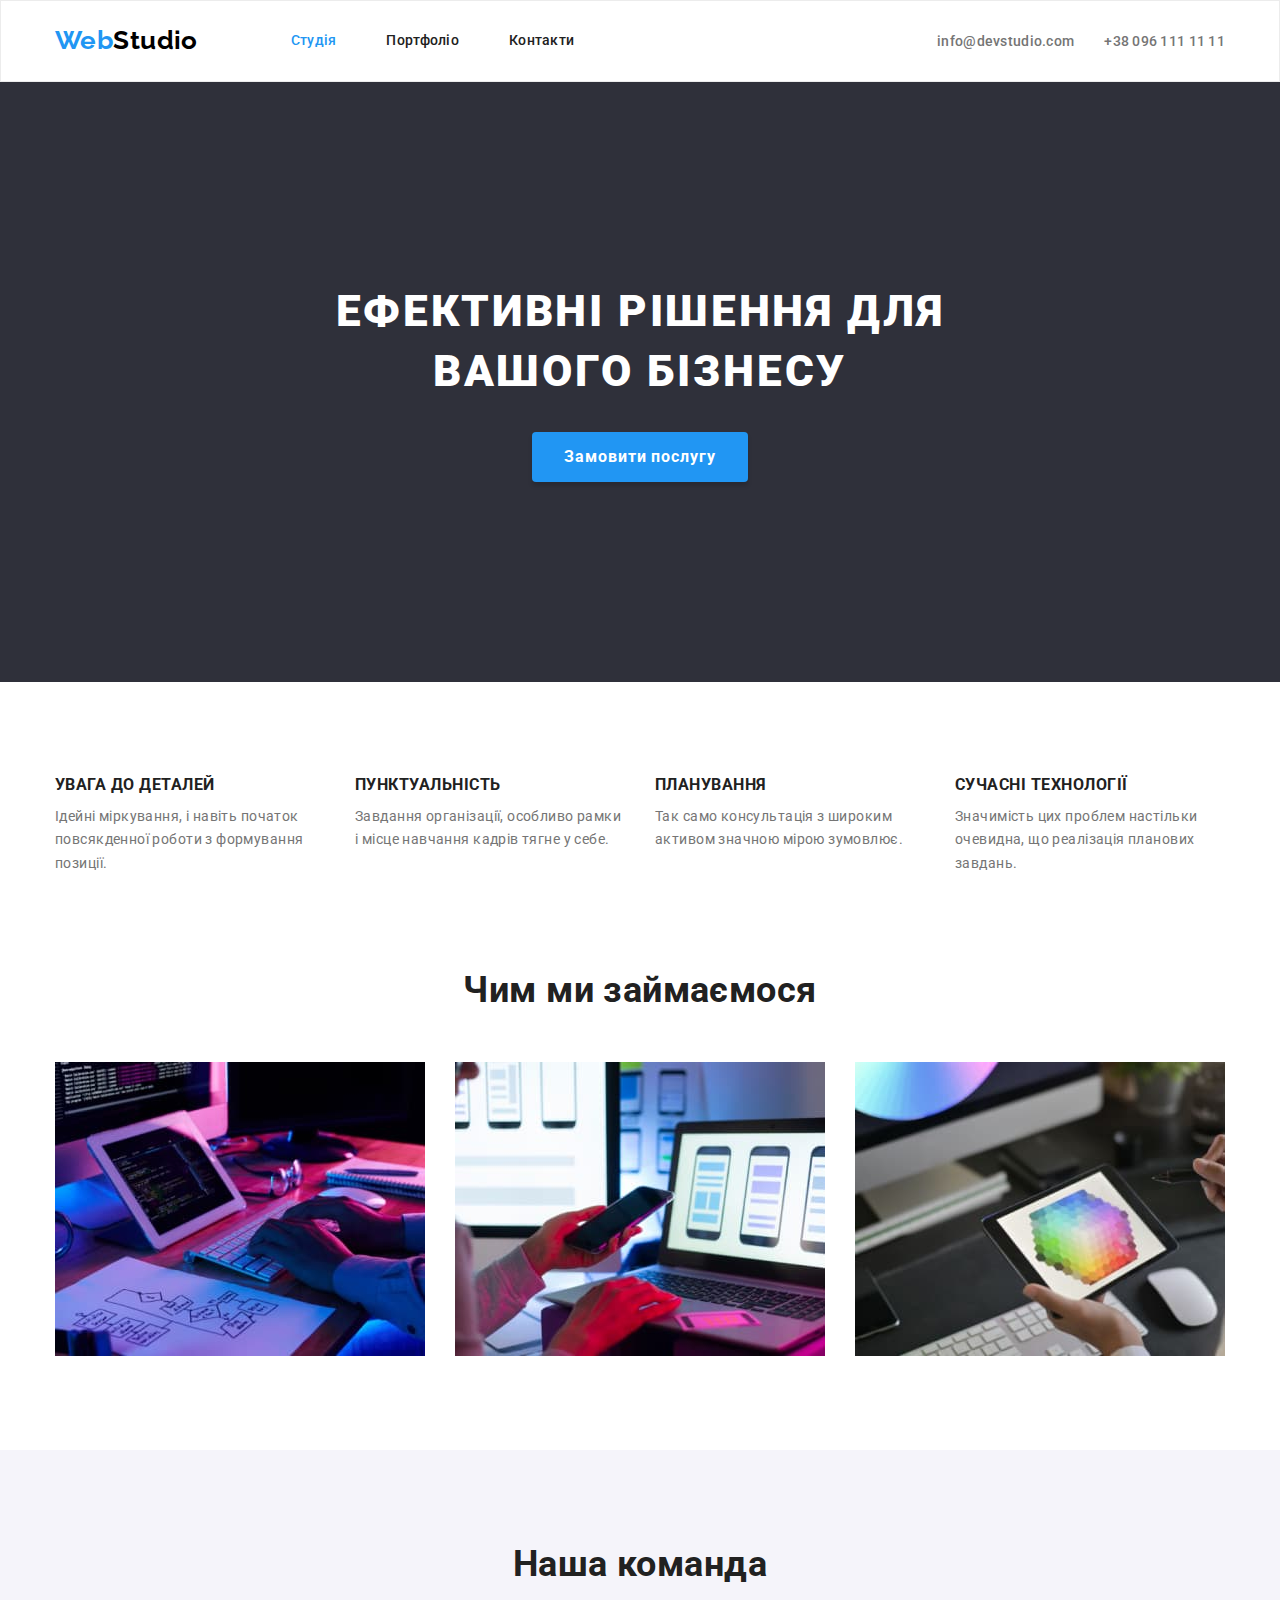
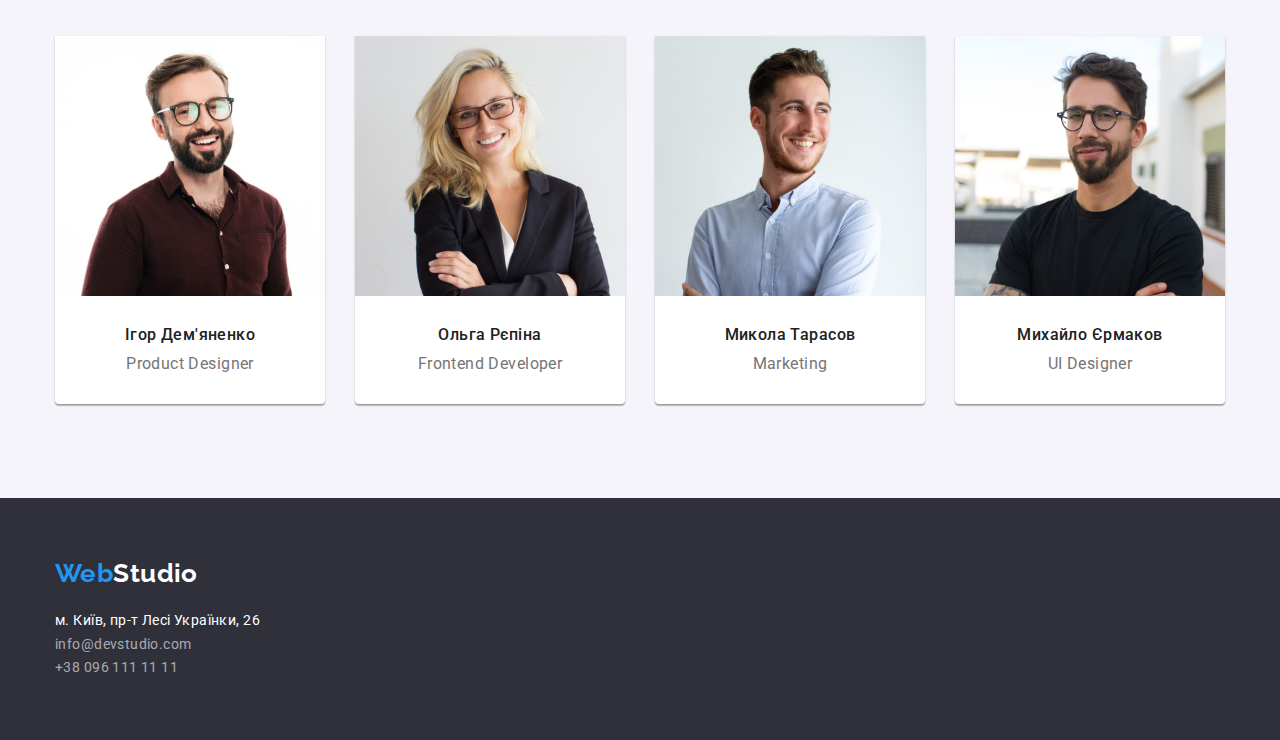
<file: index.html>
<!DOCTYPE html>
<html lang="uk">
  <head>
    <meta charset="UTF-8" />
    <meta http-equiv="X-UA-Compatible" content="IE=edge" />
    <meta name="viewport" content="width=device-width, initial-scale=1.0" />
    <title>Document</title>
    <link rel="preconnect" href="https://fonts.googleapis.com" />
    <link rel="preconnect" href="https://fonts.gstatic.com" crossorigin />
    <link
      href="https://fonts.googleapis.com/css2?family=Oleo+Script&family=Raleway:wght@700&family=Roboto:wght@400;500;700;900&display=swap"
      rel="stylesheet"
    />
    <link
      rel="stylesheet"
      href="https://cdnjs.cloudflare.com/ajax/libs/modern-normalize/1.1.0/modern-normalize.min.css"
    />
    <link rel="stylesheet" href="./css/main.css" />
  </head>
  <body class="page">
    <!--Шапка сайту-->
    <header class="page-header">
      <div class="container display-header">
        <nav class="header-nav">
          <a href="./index.html" class="header-logo"
            ><span class="accent">Web</span>Studio</a
          >

          <ul class="site-nav list">
            <li class="item">
              <a href="./index.html" class="link current">Студія</a>
            </li>
            <li class="item">
              <a href="./portfolio.html" class="link">Портфоліо</a>
            </li>
            <li class="item"><a href="" class="link">Контакти</a></li>
          </ul>
        </nav>

        <ul class="contacts-nav list">
          <li class="item">
            <a href="mailto:info@devstudio.com" class="contacts-link"
              >info@devstudio.com</a
            >
          </li>
          <li class="item">
            <a href="tel:+380961111111" class="contacts-link"
              >+38 096 111 11 11</a
            >
          </li>
        </ul>
      </div>
    </header>

    <!--Основний контент-->
    <main>
      <!--Головний герой-->
      <section class="section title">
        <div class="container container-title">
          <h1 class="title-header">Ефективні рішення для вашого бізнесу</h1>
          <ul class="list">
            <li>
              <button type="button" class="button-title">
                Замовити послугу
              </button>
            </li>
          </ul>
        </div>
      </section>

      <!--Ocoбливості-->
      <section class="section">
        <div class="container">
          <h2 class="primary-title">Ocoбливості</h2>
          <ul class="features-list list">
            <li class="item">
              <h3 class="features-title">Увага до деталей</h3>
              <p class="features-paragraph">
                Ідейні міркування, і навіть початок повсякденної роботи з
                формування позиції.
              </p>
            </li>
            <li class="item">
              <h3 class="features-title">Пунктуальність</h3>
              <p class="features-paragraph">
                Завдання організації, особливо рамки і місце навчання кадрів
                тягне у себе.
              </p>
            </li>
            <li class="item">
              <h3 class="features-title">Планування</h3>
              <p class="features-paragraph">
                Так само консультація з широким активом значною мірою зумовлює.
              </p>
            </li>
            <li class="item">
              <h3 class="features-title">Сучасні технології</h3>
              <p class="features-paragraph">
                Значимість цих проблем настільки очевидна, що реалізація
                планових завдань.
              </p>
            </li>
          </ul>
        </div>
      </section>
      <!--Чим ми займаємося-->
      <section class="section no-padding">
        <div class="container works">
          <h2 class="works-title">Чим ми займаємося</h2>
          <ul class="works-list">
            <li class="works-images list">
              <img
                src="./images/img_1.jpg"
                alt="людина друкує код на планшеті"
                width="370"
              />
            </li>
            <li class="works-images list">
              <img
                src="./images/image_2.jpg"
                alt="людина створює дизайн смартфона"
                width="370"
              />
            </li>
            <li class="works-images list">
              <img
                src="./images/image_3.jpg"
                alt="людина підбирає колір на планшеті"
                width="370"
              />
            </li>
          </ul>
        </div>
      </section>
      <section class="section team">
        <div class="container">
          <h2 class="works-title">Наша команда</h2>
          <ul class="team-index list">
            <li class="item">
              <img
                src="./images/img_Igor.jpg"
                alt="Ігор Дем'яненко"
                width="270"
              />
              <div class="team-description">
                <h3 class="team-title">Ігор Дем'яненко</h3>
                <p class="team-paragraph">Product Designer</p>
              </div>
            </li>
            <li class="item">
              <img src="./images/img_Olga.jpg" alt="Ольга Рєпіна" width="270" />
              <div class="team-description">
                <h3 class="team-title">Ольга Рєпіна</h3>
                <p class="team-paragraph">Frontend Developer</p>
              </div>
            </li>
            <li class="item">
              <img
                src="./images/img_Mykola.jpg"
                alt="Микола Тарасов"
                width="270"
              />
              <div class="team-description">
                <h3 class="team-title">Микола Тарасов</h3>
                <p class="team-paragraph">Marketing</p>
              </div>
            </li>
            <li class="item">
              <img
                src="./images/img_Mykhailo.jpg"
                alt="Михайло Єрмаков"
                width="270"
              />
              <div class="team-description">
                <h3 class="team-title">Михайло Єрмаков</h3>
                <p class="team-paragraph">UI Designer</p>
              </div>
            </li>
          </ul>
        </div>
      </section>
    </main>

    <!--Футер-->
    <footer class="footer">
      <div class="container">
        <p class="footer-logo">
          <a href="./index.html"> <span class="accent">Web</span>Studio </a>
        </p>

        <address>
          <ul class="address list">
            <li>
              <a href="" class="address-hyperlink"
                >м. Київ, пр-т Лесі Українки, 26</a
              >
            </li>
            <li>
              <a href="mailto:info@devstudio.com" class="address-link"
                >info@devstudio.com</a
              >
            </li>
            <li>
              <a href="tel:+380961111111" class="address-link"
                >+38 096 111 11 11</a
              >
            </li>
          </ul>
        </address>
      </div>
    </footer>
  </body>
</html>
</file>
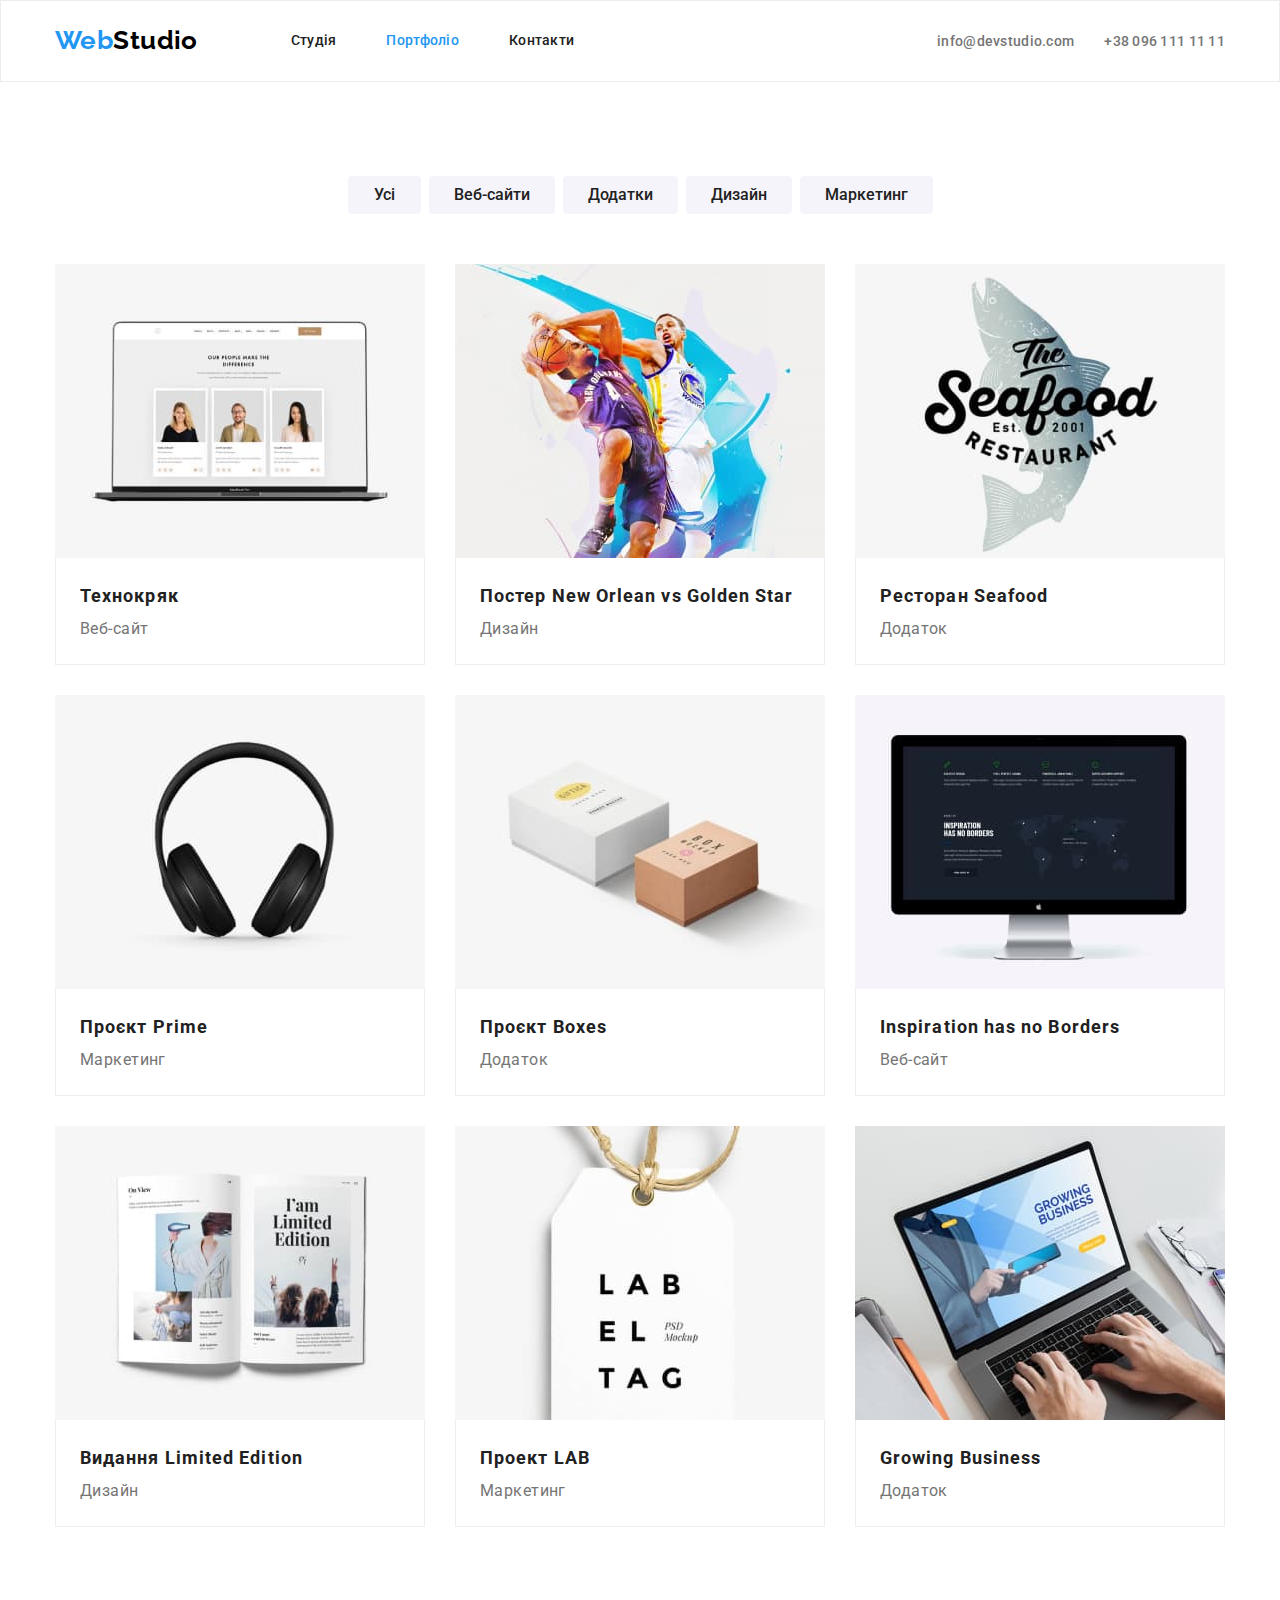
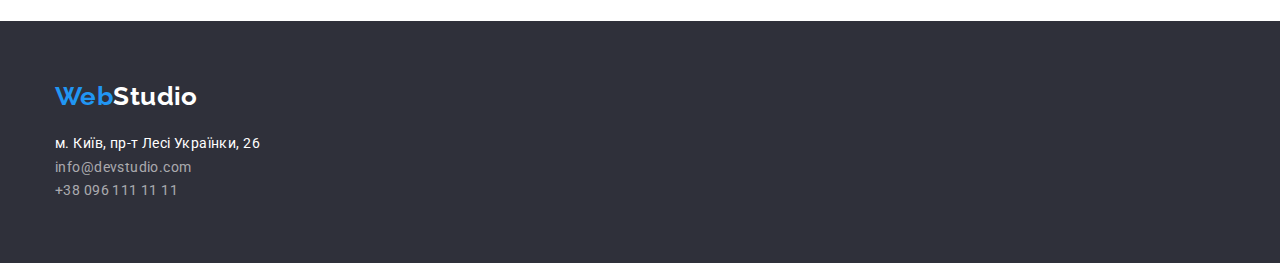
<file: portfolio.html>
<!DOCTYPE html>
<html lang="uk">
  <head>
    <meta charset="UTF-8" />
    <meta http-equiv="X-UA-Compatible" content="IE=edge" />
    <meta name="viewport" content="width=device-width, initial-scale=1.0" />
    <title>Document</title>
    <link rel="preconnect" href="https://fonts.googleapis.com" />
    <link rel="preconnect" href="https://fonts.gstatic.com" crossorigin />
    <link
      href="https://fonts.googleapis.com/css2?family=Oleo+Script&family=Raleway:wght@700&family=Roboto:wght@400;500;700;900&display=swap"
      rel="stylesheet"
    />
    <link
      rel="stylesheet"
      href="https://cdnjs.cloudflare.com/ajax/libs/modern-normalize/1.1.0/modern-normalize.min.css"
    />
    <link rel="stylesheet" href="./css/main.css" />
  </head>
  <body class="page">
    <!--Шапка сайту-->
    <header class="page-header">
      <div class="container display-header">
        <nav class="header-nav">
          <a href="./index.html" class="header-logo"
            ><span class="accent">Web</span>Studio</a
          >

          <ul class="site-nav list">
            <li class="item">
              <a href="./index.html" class="link">Студія</a>
            </li>
            <li class="item">
              <a href="./portfolio.html" class="link current">Портфоліо</a>
            </li>
            <li class="item"><a href="" class="link">Контакти</a></li>
          </ul>
        </nav>

        <ul class="contacts-nav list">
          <li class="item">
            <a href="mailto:info@devstudio.com" class="contacts-link"
              >info@devstudio.com</a
            >
          </li>
          <li class="item">
            <a href="tel:+380961111111" class="contacts-link"
              >+38 096 111 11 11</a
            >
          </li>
        </ul>
      </div>
    </header>
    <!--Портфоліо-->
    <main class="main">
      <div class="container">
        <section class="section">
          <h1 class="primary-title">Портфоліо</h1>
          <ul class="buttons list">
            <li class="buttons-list">
              <button type="button" class="button-item item">Усі</button>
            </li>
            <li class="buttons-list">
              <button type="button" class="button-item item">Веб-сайти</button>
            </li>
            <li class="buttons-list">
              <button type="button" class="button-item item">Додатки</button>
            </li>
            <li class="buttons-list">
              <button type="button" class="button-item">Дизайн</button>
            </li>
            <li class="buttons-list">
              <button type="button" class="button-item">Маркетинг</button>
            </li>
          </ul>
          <ul class="portfolio list">
            <li class="portfolio-item">
              <a href=""
                ><img
                  src="./images/Portfolio/img.jpg"
                  alt="Технокряк"
                  width="370"
              /></a>
              <div class="portfolio-description">
                <h2 class="portfolio-title">Технокряк</h2>
                <p class="portfolio-paragraph">Веб-сайт</p>
              </div>
            </li>
            <li class="portfolio-item">
              <a href=""
                ><img
                  src="./images/Portfolio/img-1.jpg"
                  alt="Постер New Orlean vs Golden Star"
                  width="370"
              /></a>
              <div class="portfolio-description">
                <h2 class="portfolio-title">
                  Постер New Orlean vs Golden Star
                </h2>
                <p class="portfolio-paragraph">Дизайн</p>
              </div>
            </li>
            <li class="portfolio-item">
              <a href=""
                ><img
                  src="./images/Portfolio/img-2.jpg"
                  alt="Ресторан Seafood"
                  width="370"
              /></a>
              <div class="portfolio-description">
                <h2 class="portfolio-title">Ресторан Seafood</h2>
                <p class="portfolio-paragraph">Додаток</p>
              </div>
            </li>
            <li class="portfolio-item">
              <a href=""
                ><img
                  src="./images/Portfolio/img-3.jpg"
                  alt="Проєкт Prime"
                  width="370"
              /></a>
              <div class="portfolio-description">
                <h2 class="portfolio-title">Проєкт Prime</h2>
                <p class="portfolio-paragraph">Маркетинг</p>
              </div>
            </li>
            <li class="portfolio-item">
              <a href=""
                ><img
                  src="./images/Portfolio/img-4.jpg"
                  alt="Проєкт Boxes"
                  width="370"
              /></a>
              <div class="portfolio-description">
                <h2 class="portfolio-title">Проєкт Boxes</h2>
                <p class="portfolio-paragraph">Додаток</p>
              </div>
            </li>
            <li class="portfolio-item">
              <a href=""
                ><img
                  src="./images/Portfolio/img-5.jpg"
                  alt="Inspiration has no Borders"
                  width="370"
              /></a>
              <div class="portfolio-description">
                <h2 class="portfolio-title">Inspiration has no Borders</h2>
                <p class="portfolio-paragraph">Веб-сайт</p>
              </div>
            </li>
            <li class="portfolio-item">
              <a href=""
                ><img
                  src="./images/Portfolio/img-6.jpg"
                  alt="Видання Limited Edition"
                  width="370"
              /></a>
              <div class="portfolio-description">
                <h2 class="portfolio-title">Видання Limited Edition</h2>
                <p class="portfolio-paragraph">Дизайн</p>
              </div>
            </li>
            <li class="portfolio-item">
              <a href=""
                ><img
                  src="./images/Portfolio/img-7.jpg"
                  alt="Проект LAB"
                  width="370"
              /></a>
              <div class="portfolio-description">
                <h2 class="portfolio-title">Проект LAB</h2>
                <p class="portfolio-paragraph">Маркетинг</p>
              </div>
            </li>
            <li class="portfolio-item">
              <a href=""
                ><img
                  src="./images/Portfolio/img-8.jpg"
                  alt="Growing Business"
                  width="370"
              /></a>
              <div class="portfolio-description">
                <h2 class="portfolio-title">Growing Business</h2>
                <p class="portfolio-paragraph">Додаток</p>
              </div>
            </li>
          </ul>
        </section>
      </div>
    </main>
    <!--Футер-->
    <footer class="footer">
      <div class="container">
        <p class="footer-logo">
          <a href="./index.html"> <span class="accent">Web</span>Studio </a>
        </p>

        <address>
          <ul class="address list">
            <li>
              <a href="" class="address-hyperlink"
                >м. Київ, пр-т Лесі Українки, 26</a
              >
            </li>
            <li>
              <a href="mailto:info@devstudio.com" class="address-link"
                >info@devstudio.com</a
              >
            </li>
            <li>
              <a href="tel:+380961111111" class="address-link"
                >+38 096 111 11 11</a
              >
            </li>
          </ul>
        </address>
      </div>
    </footer>
  </body>
</html>
</file>
<file: css/main.css>
:root {
  --primary-text-color: #212121;
  --paragraph-text-color: #757575;
  --accent-color: #2196f3;
  --primary-white-color: #ffffff;
  --logo-color: #000000;
  --footer-backgroung-color: #2f303a;
  --address-link: rgba(255, 255, 255, 0.6);
  --studio-background-color: #f5f4fa;
  --title-backroung-color: #2f303a;
  --portfolio-item-border: #eeeeee;
}
body {
  background-color: var(--primary-white-color);
  color: var(--primary-text-color);
  font-family: roboto, sans-serif;
  font-size: 14px;
  letter-spacing: 0.03em;
  margin: 0;
}
html {
  box-sizing: border-box;
}
*,
*::after,
*::before {
  box-sizing: inherit;
}
h1,
h2,
h3,
h4,
h5,
h6,
p {
  margin-top: 0;
  margin-bottom: 0;
}
ul {
  list-style: none;
  padding: 0;
  margin: 0;
}
a {
  text-decoration: none;
  color: inherit;
}
img {
  display: block;
  max-width: 100%;
  height: auto;
}
address {
  font-style: normal;
}

/* List */
.list {
  padding: 0;
  margin: 0;
  list-style: none;
}
.section.no-padding {
  padding-top: 0;
}
/* Logo */
.header-logo {
  display: flex;
  align-items: center;
  margin-right: 93px;

  color: var(--logo-color);
  text-decoration: none;
  font-family: Raleway, sans-serif;
  font-weight: 700;
  font-size: 26px;
  line-height: 1.2;
}
.accent {
  color: var(--accent-color);
}
/* Page-header */
.page-header {
  background-color: var(--primary-white-color);
  border: 1px solid #ececec;
}
.container {
  width: 1200px;
  padding-left: 15px;
  padding-right: 15px;
  margin-left: auto;
  margin-right: auto;
}
.display-header {
  display: flex;
  align-items: center;
}
.header-nav {
  display: flex;
}
/* Site nav */
.site-nav {
  display: flex;
}
.site-nav .item:not(:last-child) {
  margin-right: 50px;
}
.site-nav .link {
  display: block;
  padding-top: 32px;
  padding-bottom: 32px;

  color: var(--primary-text-color);
  font-weight: 500;
  line-height: 1.14;
  letter-spacing: 0.02em;
  text-decoration: none;
}
.site-nav .link:hover,
.site-nav .link:focus {
  color: var(--accent-color);
}
.site-nav .link.current {
  color: var(--accent-color);
}
/* Header contacts */
.contacts-nav {
  display: flex;
  margin-left: auto;
}
.contacts-nav .item + .item {
  margin-left: 30px;
}
.contacts-nav .contacts-link {
  color: var(--paragraph-text-color);
  text-decoration: none;
  font-weight: 500;
  line-height: 1.14;
  letter-spacing: 0.02em;
  font-style: normal;
}
.contacts-nav .contacts-link:hover,
.contacts-nav .contacts-link:focus {
  color: var(--accent-color);
}
/* Section */
.section {
  padding-top: 94px;
  padding-bottom: 94px;
}
.section.title {
  background-color: var(--title-backroung-color);
  padding-top: 200px;
  padding-bottom: 200px;
}
/* Studio Hero */
.title-header {
  box-sizing: border-box;
  display: inline-block;
  width: 696px;
  height: 120px;
  margin-top: 0;
  margin-bottom: 30px;
  text-align: center;

  color: var(--primary-white-color);
  font-weight: 900;
  font-size: 44px;
  line-height: 1.36;
  letter-spacing: 0.06em;
  text-transform: uppercase;
  text-align: center;
}

.container-title {
  width: 1200px;
  padding-left: 15px;
  padding-right: 15px;
  margin-left: auto;
  margin-right: auto;
  text-align: center;
}
.button-title {
  background-color: var(--accent-color);
  color: var(--primary-white-color);
  box-shadow: 0px 4px 4px rgba(0, 0, 0, 0.15);
  padding: 10px 32px;
  border-radius: 4px;
  min-width: 216px;
  font-weight: 700;
  font-size: 16px;
  line-height: 1.87;
  align-items: center;
  text-align: center;
  letter-spacing: 0.06em;
  border: none;
}
.button-title:hover,
.button-title:focus {
  background-color: var(--studio-background-color);
  color: var(--primary-text-color);
}
/* Features */
.features-list {
  display: flex;
  flex-wrap: wrap;
}
.features-list .item {
  width: 270px;
  justify-content: ;
}
.features-list .item + .item {
  margin-left: 30px;
}
.features-title {
  font-weight: 700;
  line-height: 1.14;
  letter-spacing: 0.03em;
  text-transform: uppercase;
  margin-bottom: 10px;
  margin-top: 0;
}
.features-paragraph {
  color: var(--paragraph-text-color);
  line-height: 1.71;
  margin-top: 0;
  margin-bottom: 0;
}
.container-features {
  width: 1200px;
  padding-left: 15px;
  padding-right: 15px;
  margin-left: auto;
  margin-right: auto;
}
/* Works */
.works-title {
  font-weight: 700;
  font-size: 36px;
  line-height: 1.16;
  text-align: center;
  margin-bottom: 50px;
}
.container-works {
  width: 1200px;
  padding-left: 15px;
  padding-right: 15px;
  margin-left: auto;
  margin-right: auto;
}
.works-list {
  display: flex;
  flex-wrap: wrap;
}
.works-images {
  width: calc((100% - 2 * 30px) / 3);
}
.works-images:not(:nth-child(3n)) {
  margin-right: 30px;
}
/* Team */
.team {
  background-color: var(--studio-background-color);
}
.team-title {
  font-weight: 500;
  font-size: 16px;
  line-height: 1.18;
  text-align: center;
  padding-bottom: 10px;
}
.team-paragraph {
  color: var(--paragraph-text-color);
  font-size: 16px;
  line-height: 1.18;
  text-align: center;
}
.container-team {
  width: 1200px;
  padding-left: 15px;
  padding-right: 15px;
  margin-left: auto;
  margin-right: auto;
}
.team-index {
  display: flex;
  flex-wrap: wrap;
}
.team-index .item {
  width: calc((100% - 3 * 30px) / 4);

  background-color: var(--primary-white-color);
  box-shadow: 0px 1px 3px rgba(0, 0, 0, 0.12), 0px 1px 1px rgba(0, 0, 0, 0.14),
    0px 2px 1px rgba(0, 0, 0, 0.2);
  border-radius: 0px 0px 4px 4px;
}
.team-index .item:not(:nth-child(4n)) {
  margin-right: 30px;
}
.team-description {
  padding-top: 30px;
  padding-bottom: 30px;
}
/* Portfolio */
.portfolio {
  display: flex;
  flex-wrap: wrap;
}
.portfolio-item {
  width: calc((100% - 2 * 30px) / 3);
}
.portfolio-description {
  padding: 20px 24px;
  border-right: 1px solid var(--portfolio-item-border);
  border-bottom: 1px solid var(--portfolio-item-border);
  border-left: 1px solid var(--portfolio-item-border);
}
.portfolio-item:not(:nth-child(3n)) {
  margin-right: 30px;
}
.portfolio-item:not(:nth-last-child(-n + 3)) {
  margin-bottom: 30px;
}
.primary-title {
  visibility: hidden;
  margin: 0;
  font-size: 0;
  margin-block: 0;
}
.portfolio-title {
  color: var(--primary-text-color);
  font-weight: 700;
  font-size: 18px;
  line-height: 2;
  letter-spacing: 0.06em;
}
.portfolio-paragraph {
  color: var(--paragraph-text-color);
  font-size: 16px;
  line-height: 1.87;
}

/* Button */
.buttons {
  display: flex;
  justify-content: center;
  margin-bottom: 50px;
}
.buttons .buttons-list + .buttons-list {
  margin-left: 8px;
}
.buttons-list {
  display: inline-block;
}
.button-item {
  color: var(--primary-text-color);
  background-color: var(--studio-background-color);
  border-radius: 4px;
  padding: 6px 25px;
  min-width: 73px;
  font-family: inherit;
  font-weight: 500;
  font-size: 16px;
  line-height: 1.62;
  text-align: center;
  cursor: pointer;
  align-items: center;
  border: none;
}
.button-item:hover,
.button-item:focus {
  background-color: var(--accent-color);
  color: var(--primary-white-color);
  box-shadow: 0px 3px 1px rgba(0, 0, 0, 0.1), 0px 1px 2px rgba(0, 0, 0, 0.08),
    0px 2px 2px rgba(0, 0, 0, 0.12);
  border-radius: 4px;
}
/* Footer */
.footer {
  background-color: var(--footer-backgroung-color);
  padding-top: 60px;
  padding-bottom: 60px;
}
.footer-logo {
  color: var(--primary-white-color);
  text-decoration: none;
  font-family: raleway, sans-serif;
  font-weight: 700;
  font-size: 26px;
  line-height: 1.2;
  margin-bottom: 20px;
}
.address-hyperlink {
  color: var(--primary-white-color);
  text-decoration: none;
  font-size: 14px;
  line-height: 1.7;
  font-style: normal;
  margin-bottom: 9px;
}
.address-hyperlink:hover,
.address-hyperlink:focus {
  color: var(--accent-color);
}
.address-link {
  color: var(--address-link);
  text-decoration: none;
  line-height: 1.7;
  font-style: normal;
  margin-bottom: 9px;
}
.address-link:hover,
.address-link:focus {
  color: var(--accent-color);
}
</file>
